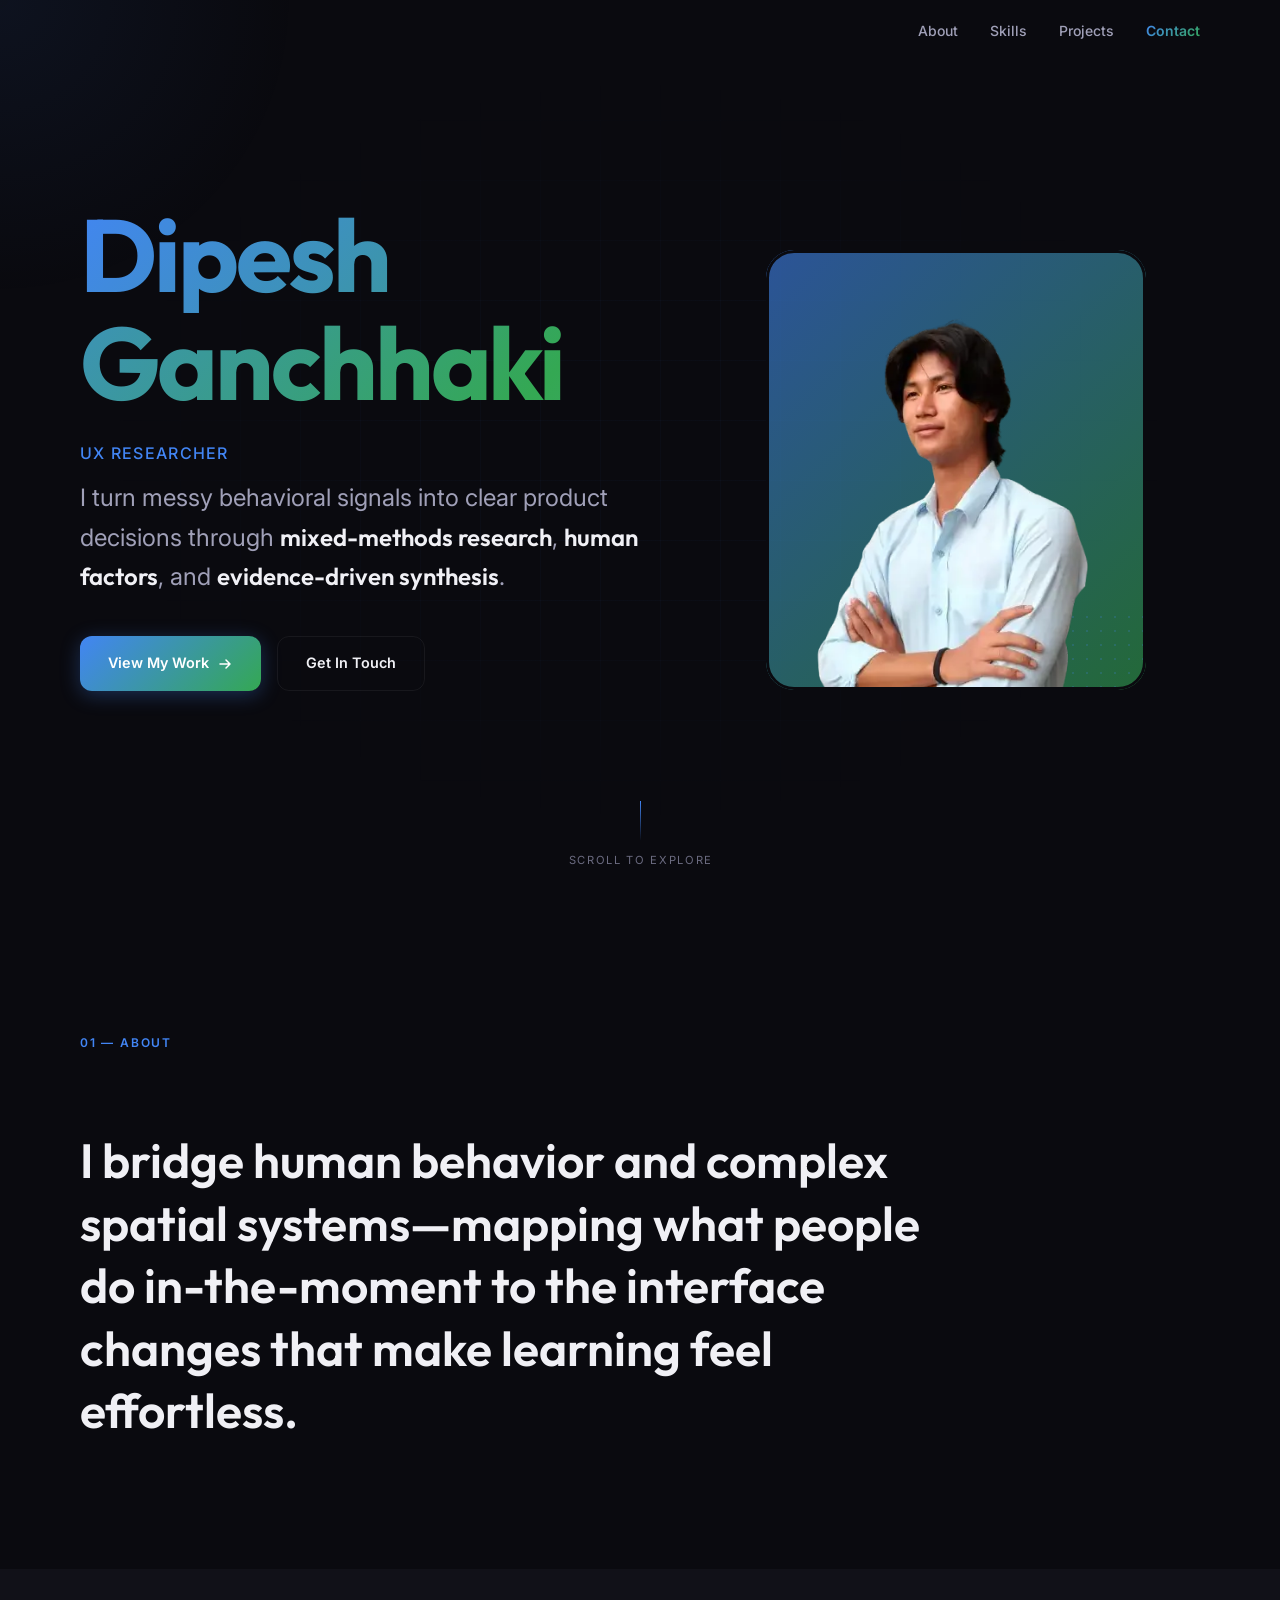
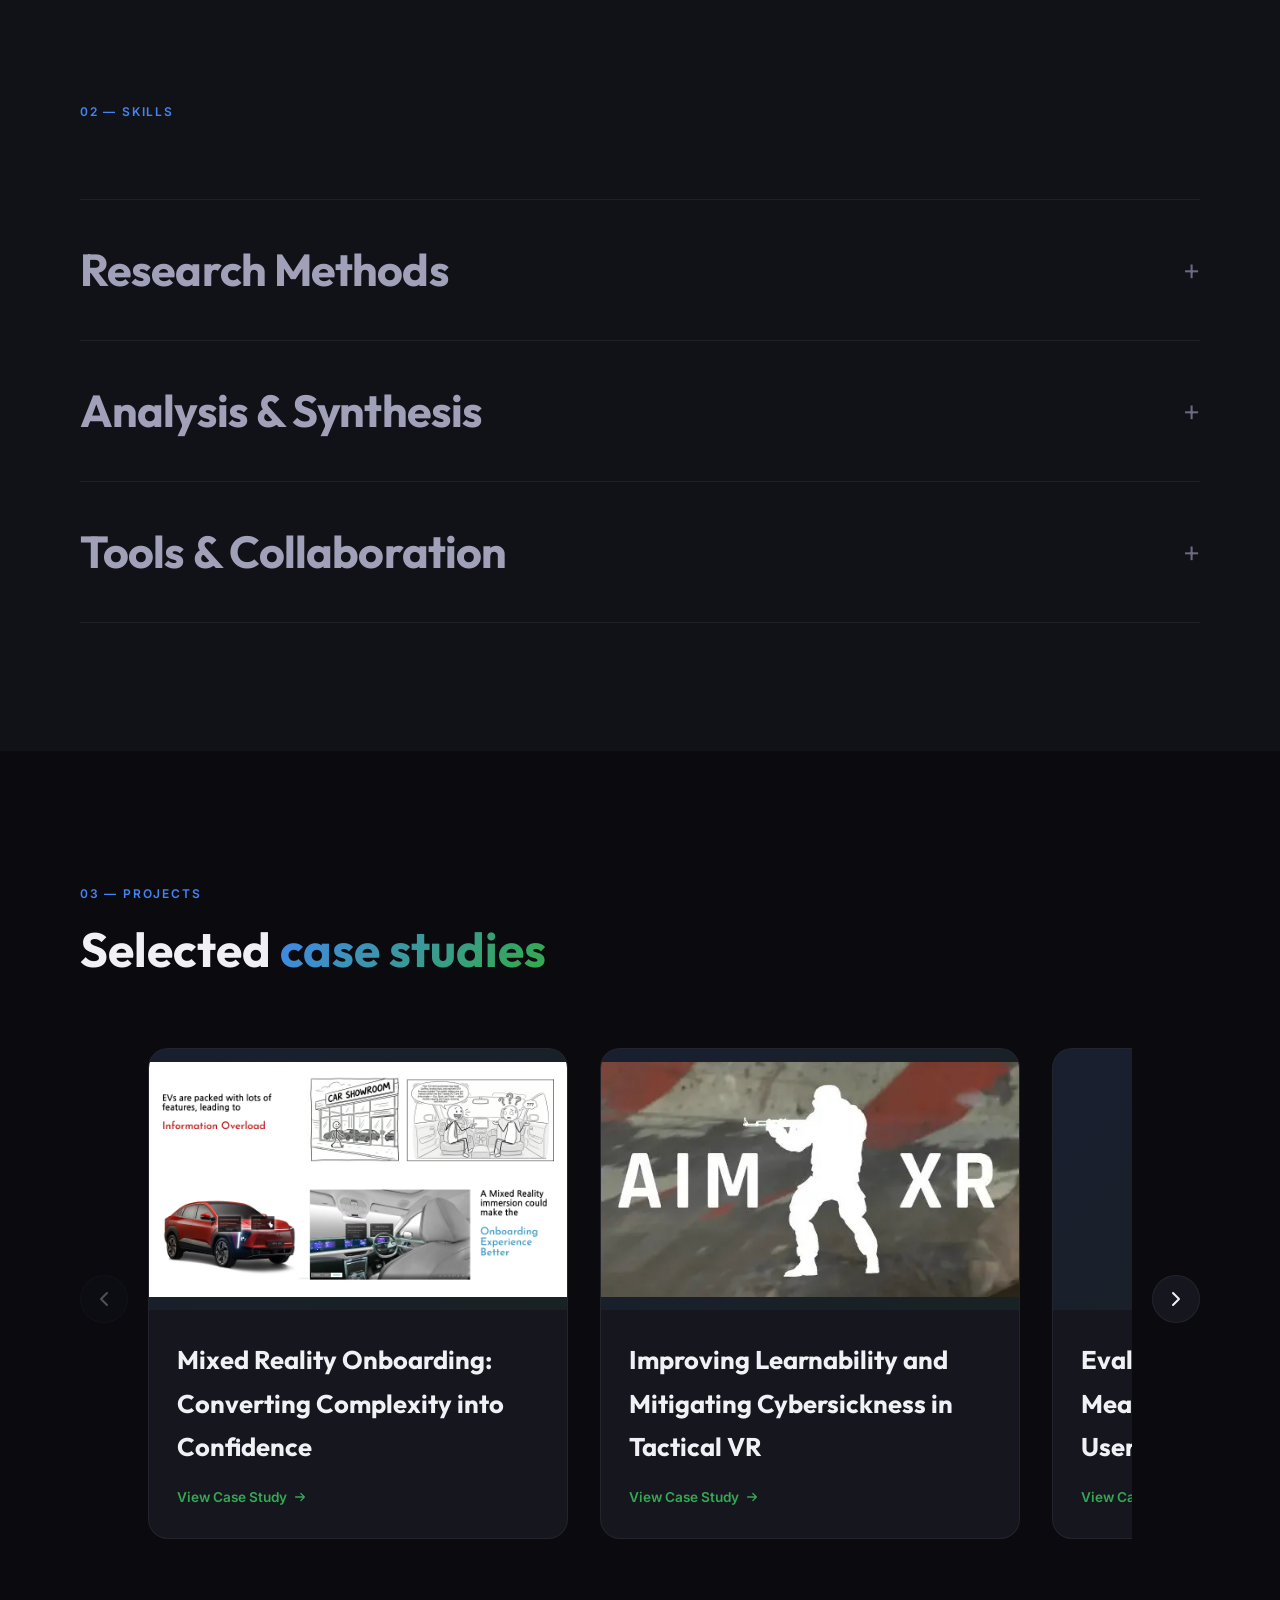
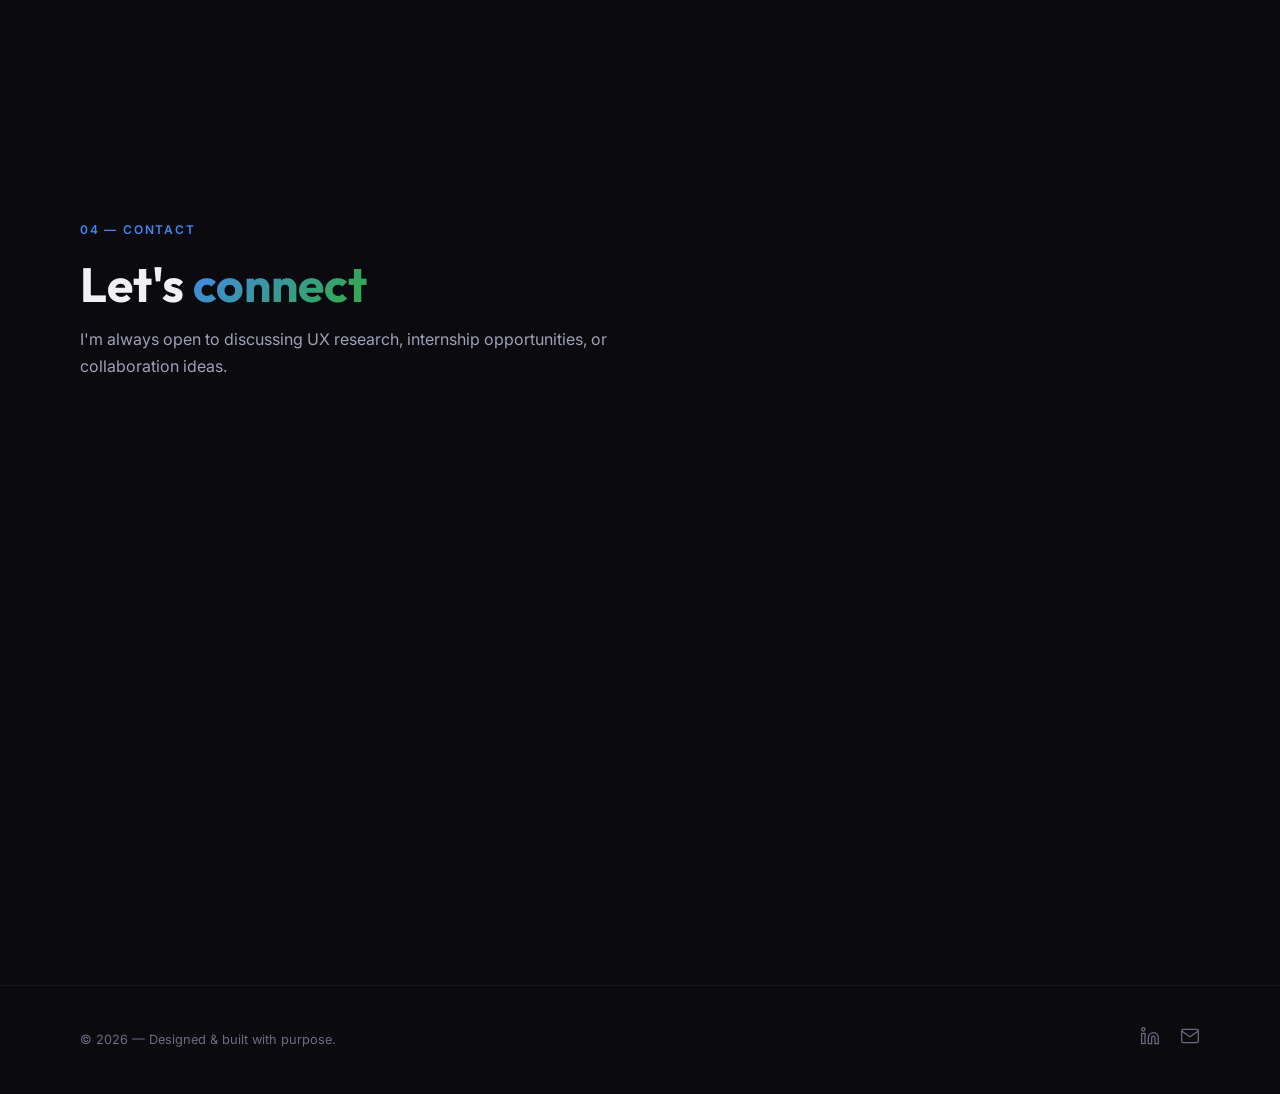
<file: index.html>
<!DOCTYPE html>
<html lang="en">
<head>
  <meta charset="UTF-8" />
  <meta name="viewport" content="width=device-width, initial-scale=1.0" />
  <title>UX Researcher Portfolio</title>
  <meta name="description" content="UX Researcher portfolio — turning messy behavioral signals into clear product decisions through mixed-methods research and rigorous analysis." />
  <link rel="preconnect" href="https://fonts.googleapis.com" />
  <link rel="preconnect" href="https://fonts.gstatic.com" crossorigin />
  <link href="https://fonts.googleapis.com/css2?family=Inter:wght@300;400;500;600;700;800&family=Outfit:wght@400;500;600;700;800&display=swap" rel="stylesheet" />
  <link rel="stylesheet" href="style.css?v=1.1" />
</head>
<body>
  <!-- Cursor Glow -->
  <div class="cursor-glow" id="cursorGlow"></div>

  <!-- Navigation -->
  <nav class="nav" id="nav">
    <div class="nav-inner">
      <a href="#hero" class="nav-logo" id="navLogo">Dipesh Ganchhaki</a>
      <div class="nav-links" id="navLinks">
        <a href="#about" class="nav-link">About</a>
        <a href="#skills" class="nav-link">Skills</a>
        <a href="#projects" class="nav-link">Projects</a>
        <a href="#contact" class="nav-link" data-highlight>Contact</a>
      </div>
      <button class="nav-toggle" id="navToggle" aria-label="Toggle navigation">
        <span></span><span></span><span></span>
      </button>
    </div>
  </nav>

  <!-- Hero Section -->
  <section class="hero" id="hero">
    <div class="hero-bg-grid"></div>
    <div class="hero-content">
      <div class="hero-text">
        <h1 class="hero-name" data-animate="fade-up" id="heroName">
          <span class="gradient-text">Dipesh Ganchhaki</span>
        </h1>
        <p class="hero-greeting" data-animate="fade-up" data-delay="100">UX Researcher</p>
        <p class="hero-tagline" data-animate="fade-up" data-delay="200">
          I turn messy behavioral signals into clear product decisions through
          <em class="accent-italic">mixed-methods research</em>, <em class="accent-italic">human factors</em>,
          and <em class="accent-italic">evidence-driven synthesis</em>.
        </p>

        <div class="hero-cta" data-animate="fade-up" data-delay="400">
          <a href="#projects" class="btn btn-primary">
            <span>View My Work</span>
            <svg width="16" height="16" viewBox="0 0 16 16" fill="none"><path d="M3 8h10M9 4l4 4-4 4" stroke="currentColor" stroke-width="1.5" stroke-linecap="round" stroke-linejoin="round"/></svg>
          </a>
          <a href="#contact" class="btn btn-ghost">Get In Touch</a>
        </div>

      </div>
      <div class="hero-image" data-animate="fade-left" data-delay="200">
        <div class="image-frame">
          <div class="image-frame-border"></div>
          <img src="assets/profile.webp" alt="Profile photo" />
          <div class="image-dots"></div>
        </div>
      </div>
    </div>
    <div class="scroll-indicator" data-animate="fade-up" data-delay="700">
      <div class="scroll-line"></div>
      <span>Scroll to explore</span>
    </div>
  </section>

  <!-- About Section -->
  <section class="section about" id="about">
    <div class="container">
      <div class="section-header" data-animate="fade-up">
        <span class="section-tag">01 — About</span>
      </div>
      <p class="about-statement" data-animate="fade-up" data-delay="100">
        I bridge human behavior and complex spatial systems—mapping what people do in-the-moment to the interface changes that make learning feel effortless.
      </p>
    </div>
  </section>

  <!-- Skills Section -->
  <section class="section skills" id="skills">
    <div class="container">
      <div class="section-header" data-animate="fade-up">
        <span class="section-tag">02 — Skills</span>
      </div>
      <div class="skills-list" data-animate="fade-up" data-delay="100">
        <div class="skill-item" id="skill-1">
          <div class="skill-header">
            <h3>Research Methods</h3>
            <span class="skill-toggle">+</span>
          </div>
          <ul class="skill-details">
            <li>Evaluative Usability Testing</li>
            <li>Mixed-Methods Study Design</li>
            <li>Survey Architecture (Funnel Approach)</li>
            <li>Behavioral Observation</li>
          </ul>
        </div>
        <div class="skill-item" id="skill-2">
          <div class="skill-header">
            <h3>Analysis &amp; Synthesis</h3>
            <span class="skill-toggle">+</span>
          </div>
          <ul class="skill-details">
            <li>Thematic Analysis &amp; Coding</li>
            <li>Video Session Analysis</li>
            <li>Descriptive Statistics</li>
            <li>Affinity Mapping</li>
            <li>Insight Reporting</li>
          </ul>
        </div>
        <div class="skill-item" id="skill-3">
          <div class="skill-header">
            <h3>Tools &amp; Collaboration</h3>
            <span class="skill-toggle">+</span>
          </div>
          <ul class="skill-details">
            <li>Standardized Psychometrics (GEQ, VRSQ, SUS)</li>
            <li>Figma &amp; FigJam</li>
            <li>Miro</li>
            <li>Research Documentation</li>
            <li>Stakeholder Presentation</li>
          </ul>
        </div>
      </div>
    </div>
  </section>

  <!-- Projects Section (Placeholder) -->
  <section class="section projects" id="projects">
    <div class="container">
      <div class="section-header" data-animate="fade-up">
        <span class="section-tag">03 — Projects</span>
        <h2 class="section-title">Selected <span class="gradient-text">case studies</span></h2>

      </div>
      <div class="projects-slider-container" data-animate="fade-up" data-delay="100">
        <button class="slider-btn prev" id="prevBtn" aria-label="Previous project">
          <svg width="24" height="24" viewBox="0 0 24 24" fill="none"><path d="M15 18l-6-6 6-6" stroke="currentColor" stroke-width="2" stroke-linecap="round" stroke-linejoin="round"/></svg>
        </button>
        
        <div class="projects-grid" id="projectsGrid">

          <!-- Project 1: Mahindra MR Onboarding -->
          <article class="project-card placeholder-card" id="project-3">
            <div class="project-thumbnail">
              <img src="assets/onboarding/onboarding_thumbnail.webp" alt="Mahindra XEV 9e - MR Onboarding" />
            </div>
            <div class="project-info">
              <h3 class="project-title">Mixed Reality Onboarding: Converting Complexity into Confidence</h3>
              <a href="case-study-3.html" class="project-link">
                View Case Study
                <svg width="14" height="14" viewBox="0 0 16 16" fill="none"><path d="M3 8h10M9 4l4 4-4 4" stroke="currentColor" stroke-width="1.5" stroke-linecap="round" stroke-linejoin="round"/></svg>
              </a>
            </div>
          </article>

          <!-- Project 2: VR Tactical Research -->
          <article class="project-card placeholder-card" id="project-2">
            <div class="project-thumbnail">
              <img src="assets/AIMXRLogo.webp" alt="AimXR — Tactical VR FPS" />
            </div>
            <div class="project-info">
              <h3 class="project-title">Improving Learnability and Mitigating Cybersickness in Tactical VR</h3>
              <a href="case-study-1.html" class="project-link">
                View Case Study
                <svg width="14" height="14" viewBox="0 0 16 16" fill="none"><path d="M3 8h10M9 4l4 4-4 4" stroke="currentColor" stroke-width="1.5" stroke-linecap="round" stroke-linejoin="round"/></svg>
              </a>
            </div>
          </article>

          <!-- Project 3: Ad Irritation Study -->
          <article class="project-card placeholder-card" id="project-1">
            <div class="project-thumbnail">
              <img src="assets/youtube_logo.webp" alt="YouTube Ad Irritation Study" />
            </div>
            <div class="project-info">
              <h3 class="project-title">Evaluating Intrusive UI: Measuring Ad Irritation and User Frustration</h3>
              <a href="case-study-2.html" class="project-link">
                View Case Study
                <svg width="14" height="14" viewBox="0 0 16 16" fill="none"><path d="M3 8h10M9 4l4 4-4 4" stroke="currentColor" stroke-width="1.5" stroke-linecap="round" stroke-linejoin="round"/></svg>
              </a>
            </div>
          </article>

        </div>

        <button class="slider-btn next" id="nextBtn" aria-label="Next project">
          <svg width="24" height="24" viewBox="0 0 24 24" fill="none"><path d="M9 18l6-6-6-6" stroke="currentColor" stroke-width="2" stroke-linecap="round" stroke-linejoin="round"/></svg>
        </button>
      </div>
    </div>
  </section>



  <!-- Contact Section -->
  <section class="section contact" id="contact">
    <div class="container">
      <div class="section-header" data-animate="fade-up">
        <span class="section-tag">04 — Contact</span>
        <h2 class="section-title">Let's <span class="gradient-text">connect</span></h2>
        <p class="section-subtitle">I'm always open to discussing UX research, internship opportunities, or collaboration ideas.</p>
      </div>
      <div class="contact-grid" data-animate="fade-up" data-delay="100">
        <div class="contact-info">
          <div class="form-group">
            <label>Email</label>
            <div class="contact-card">
              <div class="contact-icon">
                <svg width="24" height="24" viewBox="0 0 24 24" fill="none"><path d="M4 4h16c1.1 0 2 .9 2 2v12c0 1.1-.9 2-2 2H4c-1.1 0-2-.9-2-2V6c0-1.1.9-2 2-2z" stroke="currentColor" stroke-width="1.5"/><polyline points="22,6 12,13 2,6" stroke="currentColor" stroke-width="1.5"/></svg>
              </div>
              <div>
                <a href="mailto:gdipesh540@gmail.com">gdipesh540@gmail.com</a>
              </div>
            </div>
          </div>
          <div class="form-group">
            <label>LinkedIn</label>
            <div class="contact-card">
              <div class="contact-icon">
                <svg width="24" height="24" viewBox="0 0 24 24" fill="none"><path d="M16 8a6 6 0 0 1 6 6v7h-4v-7a2 2 0 0 0-4 0v7h-4v-7a6 6 0 0 1 6-6z" stroke="currentColor" stroke-width="1.5"/><rect x="2" y="9" width="4" height="12" stroke="currentColor" stroke-width="1.5"/><circle cx="4" cy="4" r="2" stroke="currentColor" stroke-width="1.5"/></svg>
              </div>
              <div>
                <a href="https://www.linkedin.com/in/dipesh-ganchhaki" target="_blank">linkedin.com/in/dipesh-ganchhaki</a>
              </div>
            </div>
          </div>
        </div>
        <form class="contact-form" id="contactForm" action="https://formspree.io/f/xlgpodkg" method="POST">
          <div class="form-group">
            <label for="name">Name</label>
            <input type="text" id="name" name="name" placeholder="Your name" autocomplete="name" required />
          </div>
          <div class="form-group">
            <label for="email">Email</label>
            <input type="email" id="email" name="email" placeholder="your@email.com" autocomplete="email" required />
          </div>
          <div class="form-group">
            <label for="message">Message</label>
            <textarea id="message" name="message" rows="5" placeholder="Tell me about your project or opportunity..." required></textarea>
          </div>
          <button type="submit" class="btn btn-primary btn-full">
            <span>Send Message</span>
            <svg width="16" height="16" viewBox="0 0 16 16" fill="none"><path d="M14 2L7 9M14 2l-4 12-3-5-5-3 12-4z" stroke="currentColor" stroke-width="1.5" stroke-linecap="round" stroke-linejoin="round"/></svg>
          </button>
        </form>
      </div>
    </div>
  </section>

  <!-- Footer -->
  <footer class="footer">
    <div class="container">
      <div class="footer-inner">
        <p class="footer-copy">&copy; 2026 — Designed & built with purpose.</p>
        <div class="footer-links">
          <a href="https://www.linkedin.com/in/dipesh-ganchhaki" target="_blank" aria-label="LinkedIn">
            <svg width="20" height="20" viewBox="0 0 24 24" fill="none"><path d="M16 8a6 6 0 0 1 6 6v7h-4v-7a2 2 0 0 0-4 0v7h-4v-7a6 6 0 0 1 6-6z" stroke="currentColor" stroke-width="1.5"/><rect x="2" y="9" width="4" height="12" stroke="currentColor" stroke-width="1.5"/><circle cx="4" cy="4" r="2" stroke="currentColor" stroke-width="1.5"/></svg>
          </a>

          <a href="mailto:gdipesh540@gmail.com" aria-label="Email">
            <svg width="20" height="20" viewBox="0 0 24 24" fill="none"><path d="M4 4h16c1.1 0 2 .9 2 2v12c0 1.1-.9 2-2 2H4c-1.1 0-2-.9-2-2V6c0-1.1.9-2 2-2z" stroke="currentColor" stroke-width="1.5"/><polyline points="22,6 12,13 2,6" stroke="currentColor" stroke-width="1.5"/></svg>
          </a>
        </div>
      </div>
    </div>
  </footer>

  <script src="script.js"></script>
</body>
</html>
</file>
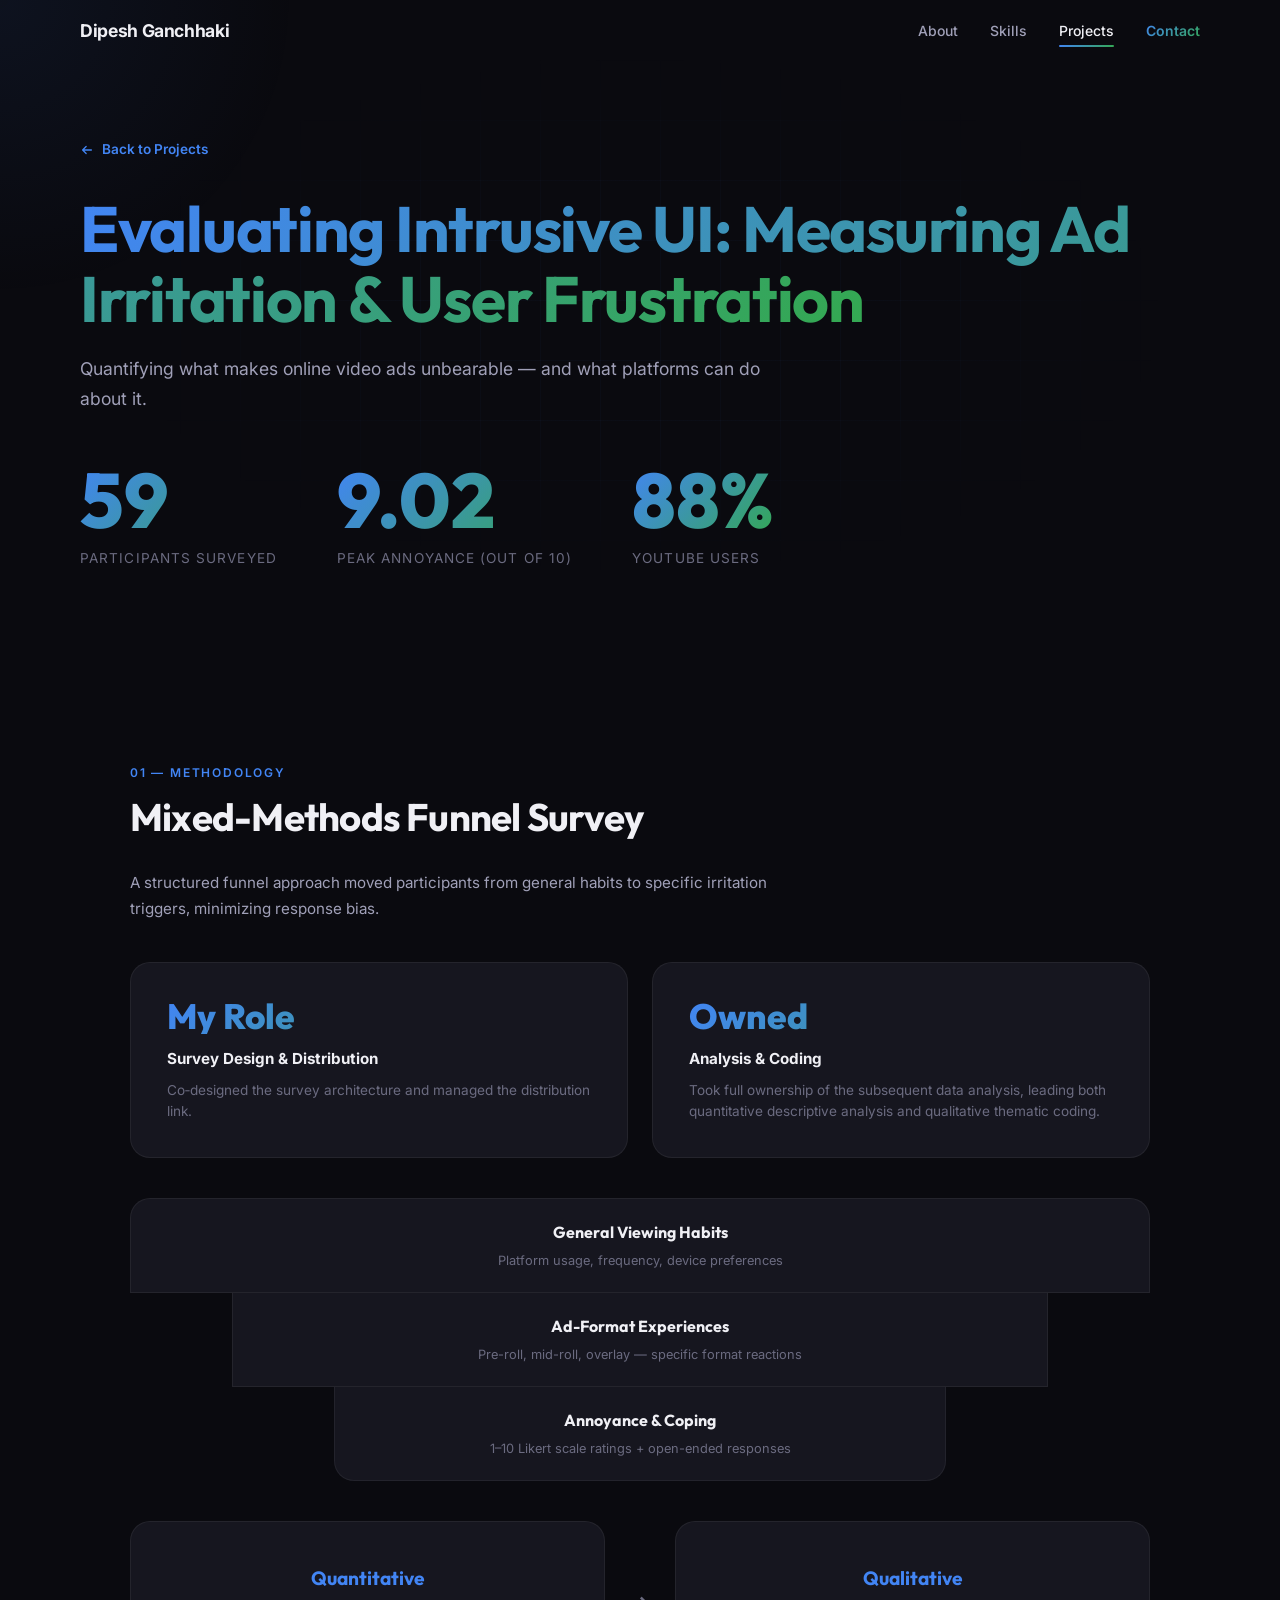
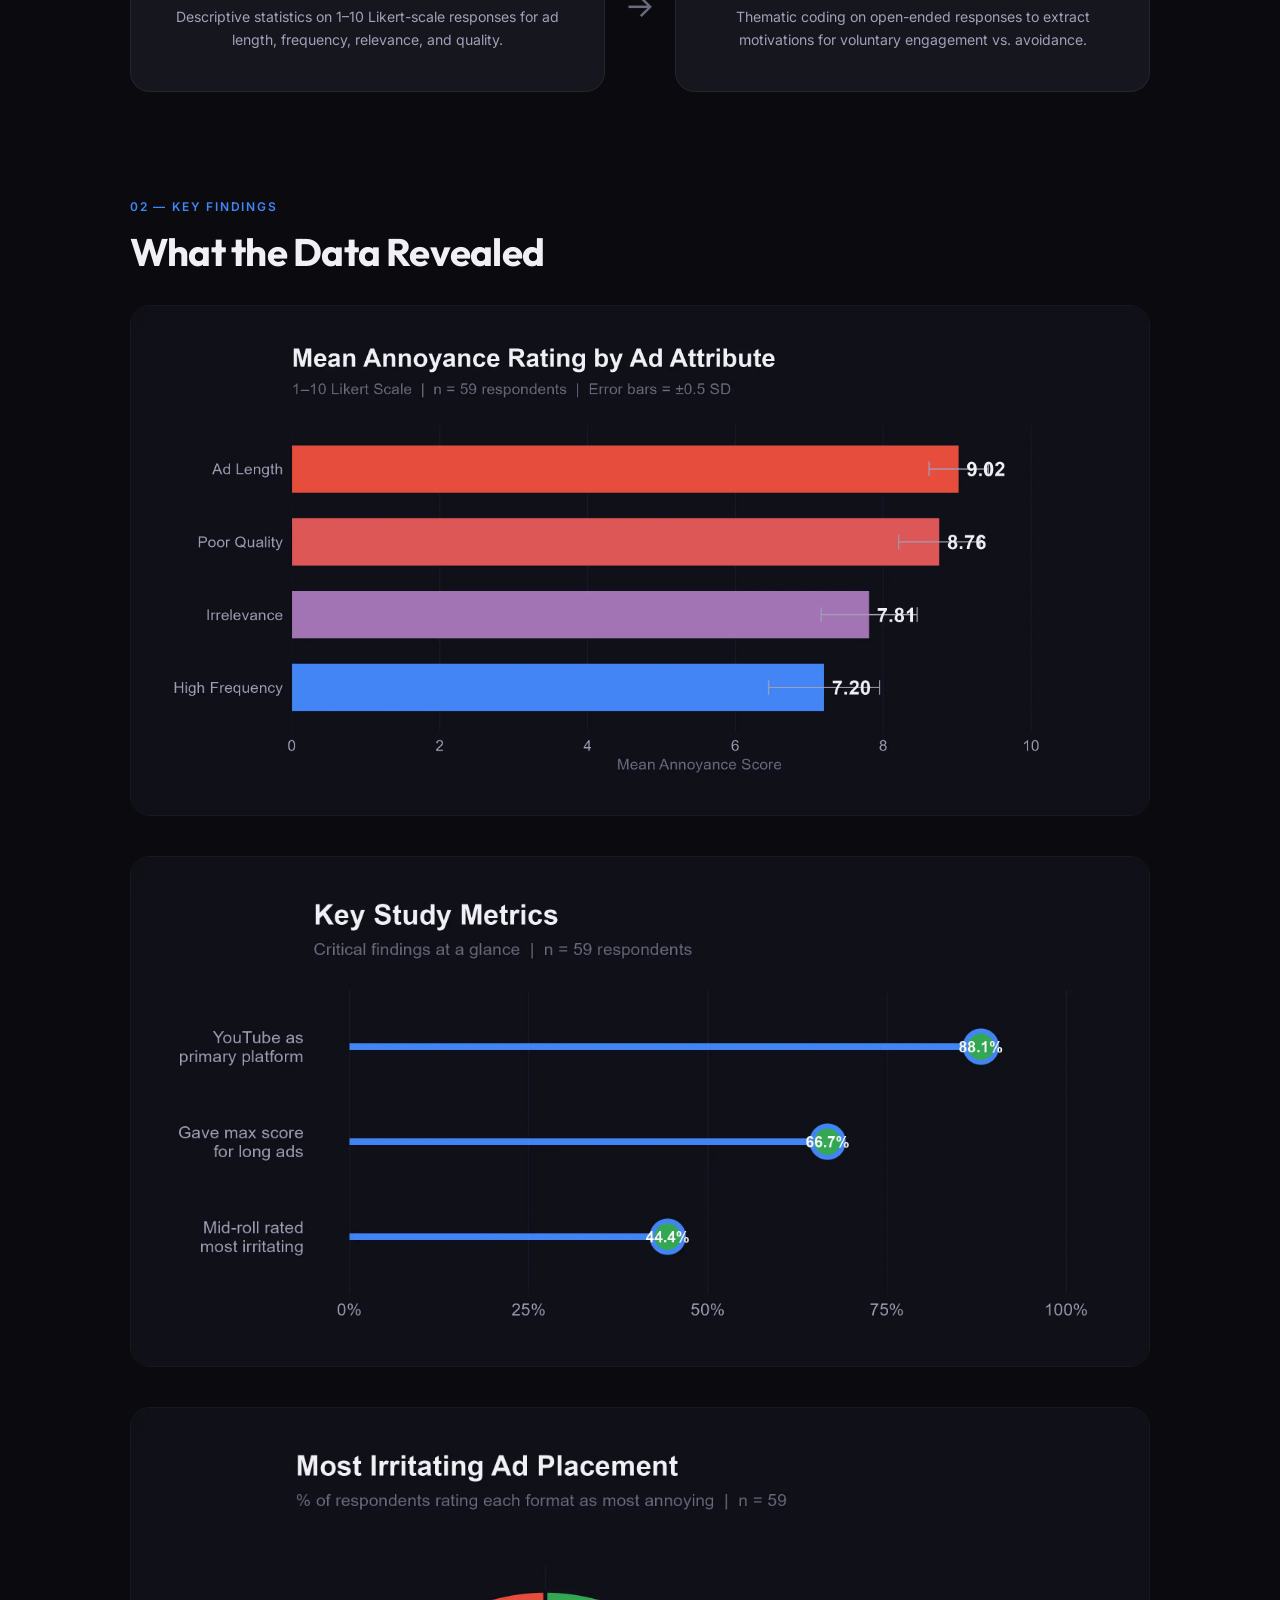
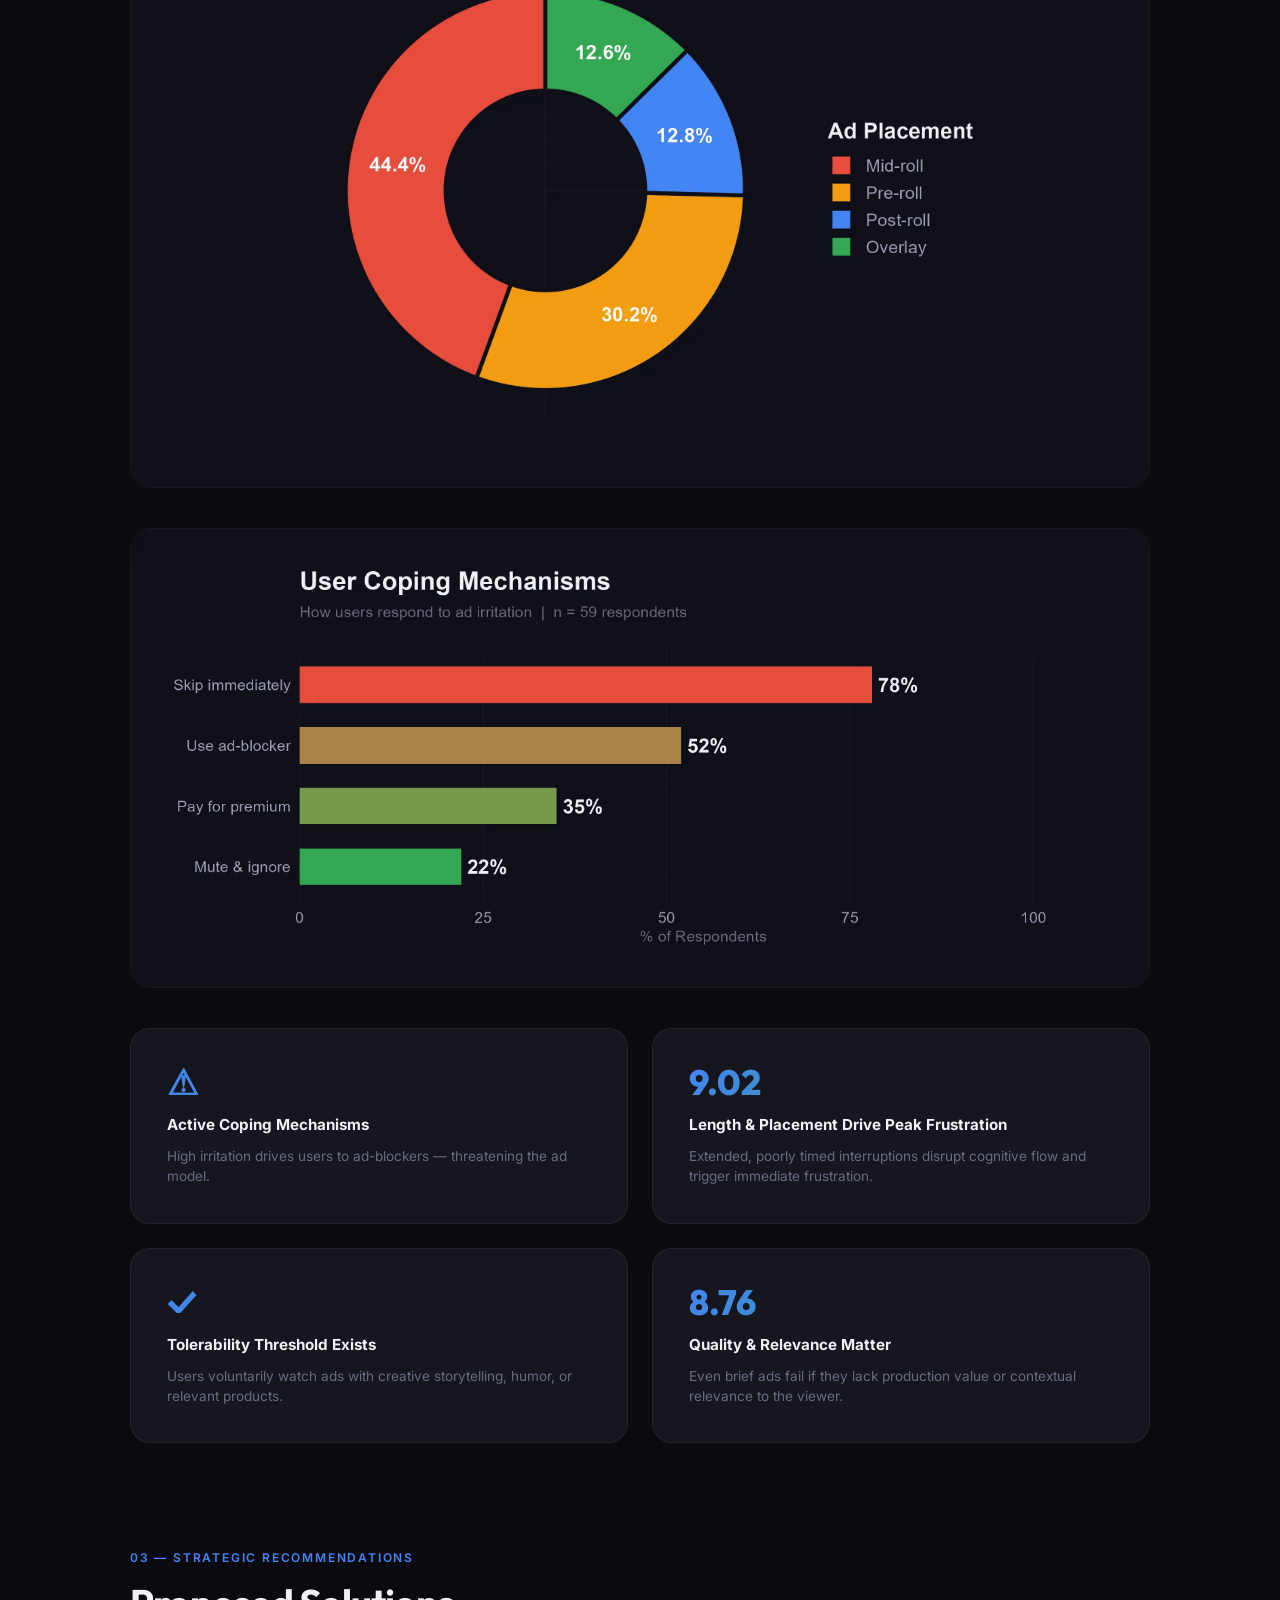
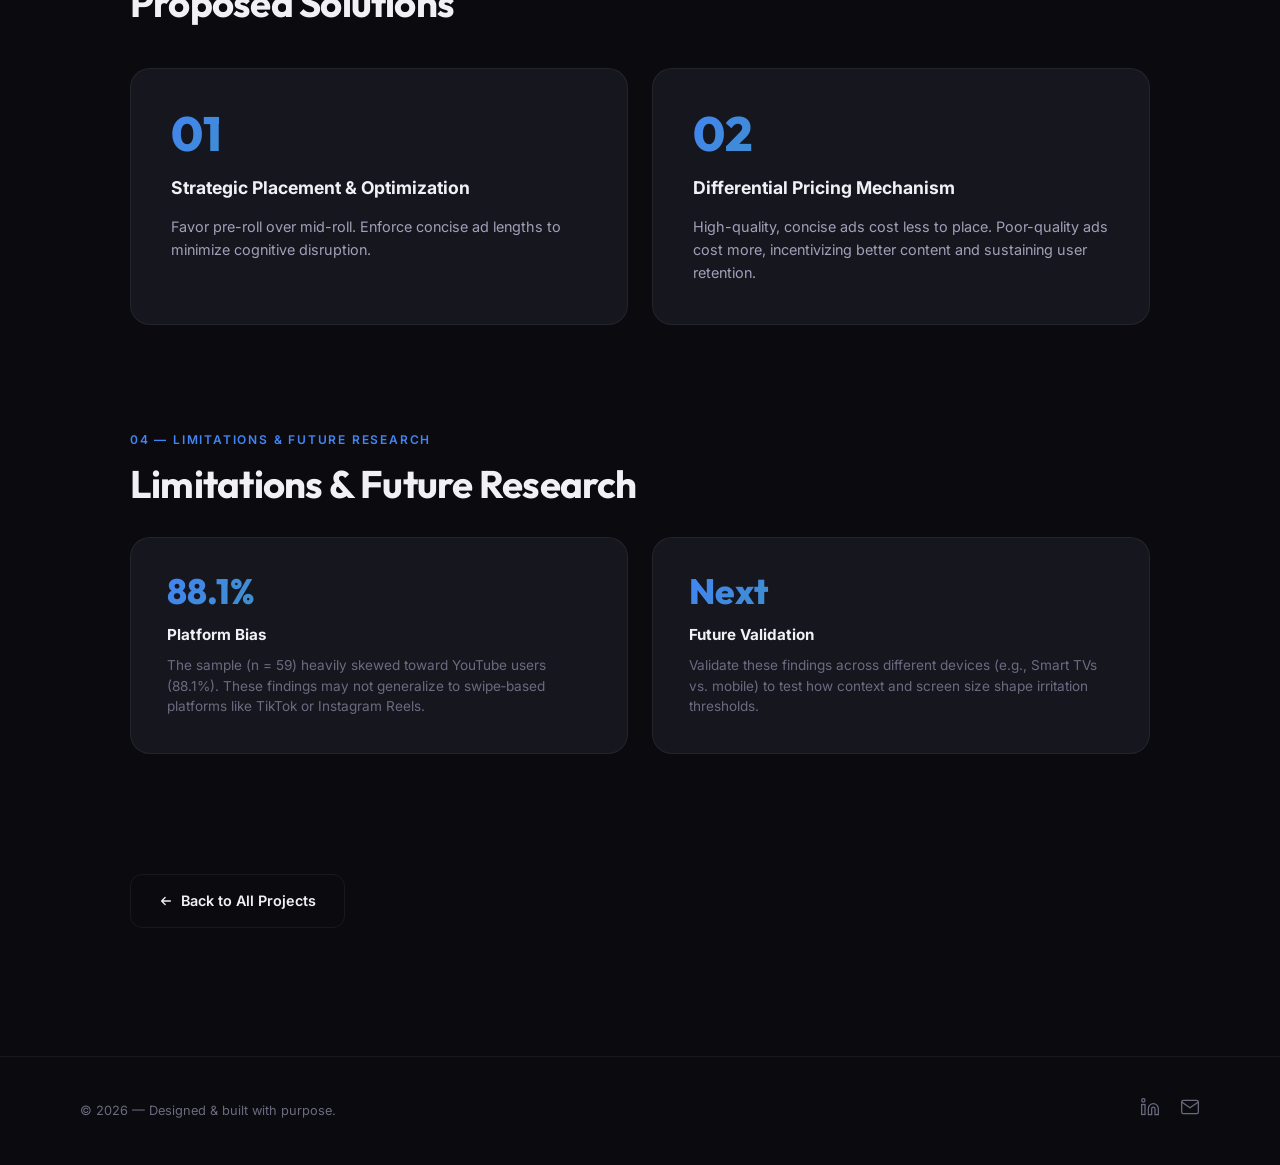
<file: case-study-2.html>
<!DOCTYPE html>
<html lang="en">
<head>
  <meta charset="UTF-8" />
  <meta name="viewport" content="width=device-width, initial-scale=1.0" />
  <title>Case Study — Evaluating Intrusive UI: Measuring Ad Irritation & User Frustration</title>
  <meta name="description" content="A mixed-methods survey study quantifying ad irritation drivers among 59 online video viewers, proposing a Differential Pricing Mechanism to balance monetization and UX." />
  <link rel="preconnect" href="https://fonts.googleapis.com" />
  <link rel="preconnect" href="https://fonts.gstatic.com" crossorigin />
  <link href="https://fonts.googleapis.com/css2?family=Inter:wght@300;400;500;600;700;800&family=Outfit:wght@400;500;600;700;800&display=swap" rel="stylesheet" />
  <link rel="stylesheet" href="style.css" />
  <style>
    /* --- Case Study Layout --- */
    .case-study-hero {
      min-height: 70vh;
      display: flex;
      align-items: flex-end;
      padding: 120px 0 60px;
      position: relative;
    }

    .case-study-hero .hero-bg-grid {
      position: absolute;
      inset: 0;
      background-image:
        linear-gradient(rgba(66,133,244,0.03) 1px, transparent 1px),
        linear-gradient(90deg, rgba(66,133,244,0.03) 1px, transparent 1px);
      background-size: 60px 60px;
      mask-image: radial-gradient(ellipse 60% 60% at 50% 50%, black 30%, transparent 70%);
      -webkit-mask-image: radial-gradient(ellipse 60% 60% at 50% 50%, black 30%, transparent 70%);
    }

    .case-study-header { position: relative; z-index: 1; }

    .case-study-title {
      font-family: var(--font-display);
      font-size: clamp(2.4rem, 5vw, 4rem);
      font-weight: 700;
      line-height: 1.1;
      margin-bottom: 20px;
      letter-spacing: -0.02em;
    }

    .case-study-meta {
      font-size: 1.1rem;
      color: var(--text-secondary);
      max-width: 700px;
      line-height: 1.7;
    }

    .case-study-body { padding: var(--section-padding) 0; }
    .case-study-body .container { max-width: 1100px; }

    .cs-section { margin-bottom: 100px; }

    .cs-section-label {
      font-size: 0.75rem;
      font-weight: 600;
      color: var(--accent-1);
      text-transform: uppercase;
      letter-spacing: 0.15em;
      margin-bottom: 16px;
    }

    .cs-section-title {
      font-family: var(--font-display);
      font-size: clamp(1.6rem, 3vw, 2.4rem);
      font-weight: 700;
      margin-bottom: 20px;
      letter-spacing: -0.02em;
    }

    .cs-caption {
      font-size: 0.95rem;
      color: var(--text-secondary);
      max-width: 640px;
      line-height: 1.7;
      margin-bottom: 40px;
    }

    /* --- Hero Big Stats --- */
    .cs-hero-stats {
      display: flex;
      gap: 60px;
      margin-top: 48px;
      flex-wrap: wrap;
    }

    .cs-hero-stat {
      display: flex;
      flex-direction: column;
    }

    .cs-hero-stat-value {
      font-family: var(--font-display);
      font-size: clamp(3rem, 6vw, 5rem);
      font-weight: 800;
      line-height: 1;
      background: var(--gradient-primary);
      -webkit-background-clip: text;
      background-clip: text;
      -webkit-text-fill-color: transparent;
    }

    .cs-hero-stat-label {
      font-size: 0.85rem;
      color: var(--text-muted);
      text-transform: uppercase;
      letter-spacing: 0.08em;
      margin-top: 8px;
    }

    /* --- R-generated chart images --- */
    .cs-chart-img {
      width: 100%;
      border-radius: var(--radius-lg);
      border: 1px solid var(--border-color);
      margin-bottom: 40px;
      display: block;
    }

    /* --- Methodology visual flow --- */
    .cs-method-flow {
      display: grid;
      grid-template-columns: 1fr auto 1fr;
      gap: 20px;
      align-items: center;
      margin: 40px 0;
    }

    .cs-method-block {
      background: var(--bg-card);
      border: 1px solid var(--border-color);
      border-radius: var(--radius-lg);
      padding: 40px;
      text-align: center;
    }

    .cs-method-block h4 {
      font-family: var(--font-display);
      font-size: 1.2rem;
      font-weight: 700;
      margin-bottom: 12px;
      color: var(--accent-1);
    }

    .cs-method-block p {
      font-size: 0.88rem;
      color: var(--text-secondary);
      line-height: 1.6;
      margin: 0;
    }

    .cs-method-arrow {
      font-size: 2rem;
      color: var(--text-muted);
      text-align: center;
    }

    /* --- Funnel Diagram --- */
    .cs-funnel {
      display: flex;
      flex-direction: column;
      align-items: center;
      gap: 0;
      margin: 40px 0;
    }

    .cs-funnel-step {
      background: var(--bg-card);
      border: 1px solid var(--border-color);
      padding: 20px 32px;
      text-align: center;
      transition: var(--transition);
      position: relative;
    }

    .cs-funnel-step:first-child {
      width: 100%;
      border-radius: var(--radius-lg) var(--radius-lg) 0 0;
    }

    .cs-funnel-step:nth-child(2) {
      width: 80%;
      border-top: none;
    }

    .cs-funnel-step:nth-child(3) {
      width: 60%;
      border-top: none;
      border-radius: 0 0 var(--radius-lg) var(--radius-lg);
    }

    .cs-funnel-step h4 {
      font-family: var(--font-display);
      font-size: 1rem;
      font-weight: 700;
      color: var(--text-primary);
      margin-bottom: 4px;
    }

    .cs-funnel-step p {
      font-size: 0.8rem;
      color: var(--text-muted);
      margin: 0;
    }

    /* --- Solution cards --- */
    .cs-solution-row {
      display: grid;
      grid-template-columns: 1fr 1fr;
      gap: 24px;
      margin-top: 32px;
    }

    .cs-solution-card {
      background: var(--bg-card);
      border: 1px solid var(--border-color);
      border-radius: var(--radius-lg);
      padding: 40px;
      transition: var(--transition);
    }

    .cs-solution-card:hover {
      border-color: var(--border-hover);
      transform: translateY(-4px);
      box-shadow: var(--shadow-glow);
    }

    .cs-solution-card .cs-sol-number {
      font-family: var(--font-display);
      font-size: 3rem;
      font-weight: 800;
      background: var(--gradient-primary);
      -webkit-background-clip: text;
      background-clip: text;
      -webkit-text-fill-color: transparent;
      line-height: 1;
      margin-bottom: 16px;
    }

    .cs-solution-card h4 {
      font-size: 1.1rem;
      font-weight: 700;
      margin-bottom: 12px;
    }

    .cs-solution-card p {
      font-size: 0.9rem;
      color: var(--text-secondary);
      line-height: 1.6;
      margin: 0;
    }

    /* --- Findings statements --- */
    .cs-findings-grid {
      display: grid;
      grid-template-columns: 1fr 1fr;
      gap: 24px;
      margin: 40px 0;
    }

    .cs-finding-card {
      background: var(--bg-card);
      border: 1px solid var(--border-color);
      border-radius: var(--radius-lg);
      padding: 36px;
      transition: var(--transition);
    }

    .cs-finding-card:hover {
      border-color: var(--border-hover);
      transform: translateY(-2px);
    }

    .cs-finding-card .cs-finding-stat {
      font-family: var(--font-display);
      font-size: 2.2rem;
      font-weight: 800;
      background: var(--gradient-primary);
      -webkit-background-clip: text;
      background-clip: text;
      -webkit-text-fill-color: transparent;
      line-height: 1;
      margin-bottom: 12px;
    }

    .cs-finding-card h4 {
      font-size: 0.95rem;
      font-weight: 700;
      margin-bottom: 8px;
    }

    .cs-finding-card p {
      font-size: 0.85rem;
      color: var(--text-muted);
      line-height: 1.5;
      margin: 0;
    }

    .back-link {
      display: inline-flex;
      align-items: center;
      gap: 8px;
      font-size: 0.85rem;
      font-weight: 600;
      color: var(--accent-1);
      margin-bottom: 32px;
      transition: var(--transition);
    }

    .back-link:hover { gap: 12px; }

    @media (max-width: 768px) {
      .case-study-hero { min-height: 50vh; padding: 100px 0 40px; }
      .cs-hero-stats { gap: 32px; }
      .cs-method-flow { grid-template-columns: 1fr; }
      .cs-method-arrow { transform: rotate(90deg); }
      .cs-funnel-step:first-child,
      .cs-funnel-step:nth-child(2),
      .cs-funnel-step:nth-child(3) { width: 100%; }
      .cs-solution-row { grid-template-columns: 1fr; }
      .cs-findings-grid { grid-template-columns: 1fr; }
      .cs-bar-label { min-width: 100px; font-size: 0.8rem; }
      .cs-chart-block { padding: 28px 20px; }
    }

    @media (max-width: 640px) {
      .case-study-title {
        font-size: 2rem;
      }
      .case-study-meta {
        font-size: 0.95rem;
      }
      .case-study-body {
        padding: 60px 0;
      }
      .cs-section {
        margin-bottom: 52px;
      }
      .cs-chart-img {
        margin-bottom: 28px;
      }
    }
  </style>
</head>
<body>
  <div class="cursor-glow" id="cursorGlow"></div>

  <!-- Navigation -->
  <nav class="nav scrolled" id="nav">
    <div class="nav-inner">
      <a href="index.html#hero" class="nav-logo visible" id="navLogo">Dipesh Ganchhaki</a>
      <div class="nav-links" id="navLinks">
        <a href="index.html#about" class="nav-link">About</a>
        <a href="index.html#skills" class="nav-link">Skills</a>
        <a href="index.html#projects" class="nav-link active">Projects</a>
        <a href="index.html#contact" class="nav-link" data-highlight>Contact</a>
      </div>
      <button class="nav-toggle" id="navToggle" aria-label="Toggle navigation">
        <span></span><span></span><span></span>
      </button>
    </div>
  </nav>

  <!-- Case Study Hero -->
  <section class="case-study-hero">
    <div class="hero-bg-grid"></div>
    <div class="container">
      <div class="case-study-header">
        <a href="index.html#projects" class="back-link">
          <svg width="14" height="14" viewBox="0 0 16 16" fill="none"><path d="M13 8H3M7 4L3 8l4 4" stroke="currentColor" stroke-width="1.5" stroke-linecap="round" stroke-linejoin="round"/></svg>
          Back to Projects
        </a>
        <h1 class="case-study-title">
          <span class="gradient-text">Evaluating Intrusive UI: Measuring Ad Irritation & User Frustration</span>
        </h1>
        <p class="case-study-meta">
          Quantifying what makes online video ads unbearable — and what platforms can do about it.
        </p>

        <!-- Hero Stats — large visual numbers -->
        <div class="cs-hero-stats">
          <div class="cs-hero-stat">
            <span class="cs-hero-stat-value">59</span>
            <span class="cs-hero-stat-label">Participants Surveyed</span>
          </div>
          <div class="cs-hero-stat">
            <span class="cs-hero-stat-value">9.02</span>
            <span class="cs-hero-stat-label">Peak Annoyance (out of 10)</span>
          </div>
          <div class="cs-hero-stat">
            <span class="cs-hero-stat-value">88%</span>
            <span class="cs-hero-stat-label">YouTube Users</span>
          </div>
        </div>
      </div>
    </div>
  </section>

  <!-- Case Study Body -->
  <div class="case-study-body">
    <div class="container">

      <!-- 01 — Methodology (visual funnel + method blocks) -->
      <div class="cs-section">
        <span class="cs-section-label">01 — Methodology</span>
        <h2 class="cs-section-title">Mixed-Methods Funnel Survey</h2>
        <p class="cs-caption">
          A structured funnel approach moved participants from general habits to specific irritation triggers, minimizing response bias.
        </p>

        <!-- My role -->
        <div class="cs-findings-grid" style="margin: 0 0 32px;">
          <div class="cs-finding-card">
            <div class="cs-finding-stat">My Role</div>
            <h4>Survey Design &amp; Distribution</h4>
            <p>Co‑designed the survey architecture and managed the distribution link.</p>
          </div>
          <div class="cs-finding-card">
            <div class="cs-finding-stat">Owned</div>
            <h4>Analysis &amp; Coding</h4>
            <p>Took full ownership of the subsequent data analysis, leading both quantitative descriptive analysis and qualitative thematic coding.</p>
          </div>
        </div>

        <!-- Funnel Diagram -->
        <div class="cs-funnel">
          <div class="cs-funnel-step">
            <h4>General Viewing Habits</h4>
            <p>Platform usage, frequency, device preferences</p>
          </div>
          <div class="cs-funnel-step">
            <h4>Ad-Format Experiences</h4>
            <p>Pre-roll, mid-roll, overlay — specific format reactions</p>
          </div>
          <div class="cs-funnel-step">
            <h4>Annoyance & Coping</h4>
            <p>1–10 Likert scale ratings + open-ended responses</p>
          </div>
        </div>

        <!-- Quant / Qual blocks -->
        <div class="cs-method-flow">
          <div class="cs-method-block">
            <h4>Quantitative</h4>
            <p>Descriptive statistics on 1–10 Likert-scale responses for ad length, frequency, relevance, and quality.</p>
          </div>
          <div class="cs-method-arrow">→</div>
          <div class="cs-method-block">
            <h4>Qualitative</h4>
            <p>Thematic coding on open-ended responses to extract motivations for voluntary engagement vs. avoidance.</p>
          </div>
        </div>
      </div>

      <!-- 02 — Key Findings (charts dominate) -->
      <div class="cs-section">
        <span class="cs-section-label">02 — Key Findings</span>
        <h2 class="cs-section-title">What the Data Revealed</h2>

        <!-- R-Generated Chart: Annoyance Ratings -->
        <img src="assets/chart_annoyance_bars.webp" alt="Mean Annoyance Rating by Ad Attribute — bar chart generated with R ggplot2" class="cs-chart-img" />

        <!-- R-Generated Chart: Key Metrics -->
        <img src="assets/chart_key_metrics.webp" alt="Key Study Metrics — lollipop chart generated with R ggplot2" class="cs-chart-img" />

        <!-- R-Generated Chart: Ad Placement -->
        <img src="assets/chart_placement_donut.webp" alt="Most Irritating Ad Placement — donut chart generated with R ggplot2" class="cs-chart-img" />

        <!-- R-Generated Chart: Coping Mechanisms -->
        <img src="assets/chart_coping.webp" alt="User Coping Mechanisms — bar chart generated with R ggplot2" class="cs-chart-img" />

        <!-- Finding cards — stat-first -->
        <div class="cs-findings-grid">
          <div class="cs-finding-card">
            <div class="cs-finding-stat">⚠</div>
            <h4>Active Coping Mechanisms</h4>
            <p>High irritation drives users to ad-blockers — threatening the ad model.</p>
          </div>
          <div class="cs-finding-card">
            <div class="cs-finding-stat">9.02</div>
            <h4>Length & Placement Drive Peak Frustration</h4>
            <p>Extended, poorly timed interruptions disrupt cognitive flow and trigger immediate frustration.</p>
          </div>
          <div class="cs-finding-card">
            <div class="cs-finding-stat">✓</div>
            <h4>Tolerability Threshold Exists</h4>
            <p>Users voluntarily watch ads with creative storytelling, humor, or relevant products.</p>
          </div>
          <div class="cs-finding-card">
            <div class="cs-finding-stat">8.76</div>
            <h4>Quality & Relevance Matter</h4>
            <p>Even brief ads fail if they lack production value or contextual relevance to the viewer.</p>
          </div>
        </div>
      </div>

      <!-- 03 — Solutions (visual cards) -->
      <div class="cs-section">
        <span class="cs-section-label">03 — Strategic Recommendations</span>
        <h2 class="cs-section-title">Proposed Solutions</h2>

        <div class="cs-solution-row">
          <div class="cs-solution-card">
            <div class="cs-sol-number">01</div>
            <h4>Strategic Placement & Optimization</h4>
            <p>Favor pre-roll over mid-roll. Enforce concise ad lengths to minimize cognitive disruption.</p>
          </div>
          <div class="cs-solution-card">
            <div class="cs-sol-number">02</div>
            <h4>Differential Pricing Mechanism</h4>
            <p>High-quality, concise ads cost less to place. Poor-quality ads cost more, incentivizing better content and sustaining user retention.</p>
          </div>
        </div>
      </div>

      <!-- Limitations -->
      <div class="cs-section">
        <span class="cs-section-label">04 — Limitations &amp; Future Research</span>
        <h2 class="cs-section-title">Limitations &amp; Future Research</h2>
        <div class="cs-findings-grid" style="margin: 0;">
          <div class="cs-finding-card">
            <div class="cs-finding-stat">88.1%</div>
            <h4>Platform Bias</h4>
            <p>The sample (n = 59) heavily skewed toward YouTube users (88.1%). These findings may not generalize to swipe‑based platforms like TikTok or Instagram Reels.</p>
          </div>
          <div class="cs-finding-card">
            <div class="cs-finding-stat">Next</div>
            <h4>Future Validation</h4>
            <p>Validate these findings across different devices (e.g., Smart TVs vs. mobile) to test how context and screen size shape irritation thresholds.</p>
          </div>
        </div>
      </div>

      <!-- Back to projects -->
      <a href="index.html#projects" class="btn btn-ghost" style="margin-top: 20px;">
        <svg width="14" height="14" viewBox="0 0 16 16" fill="none"><path d="M13 8H3M7 4L3 8l4 4" stroke="currentColor" stroke-width="1.5" stroke-linecap="round" stroke-linejoin="round"/></svg>
        Back to All Projects
      </a>

    </div>
  </div>

  <!-- Footer -->
  <footer class="footer">
    <div class="container">
      <div class="footer-inner">
        <p class="footer-copy">&copy; 2026 — Designed &amp; built with purpose.</p>
        <div class="footer-links">
          <a href="https://www.linkedin.com/in/dipesh-ganchhaki" target="_blank" aria-label="LinkedIn">
            <svg width="20" height="20" viewBox="0 0 24 24" fill="none"><path d="M16 8a6 6 0 0 1 6 6v7h-4v-7a2 2 0 0 0-4 0v7h-4v-7a6 6 0 0 1 6-6z" stroke="currentColor" stroke-width="1.5"/><rect x="2" y="9" width="4" height="12" stroke="currentColor" stroke-width="1.5"/><circle cx="4" cy="4" r="2" stroke="currentColor" stroke-width="1.5"/></svg>
          </a>

          <a href="mailto:gdipesh540@gmail.com" aria-label="Email">
            <svg width="20" height="20" viewBox="0 0 24 24" fill="none"><path d="M4 4h16c1.1 0 2 .9 2 2v12c0 1.1-.9 2-2 2H4c-1.1 0-2-.9-2-2V6c0-1.1.9-2 2-2z" stroke="currentColor" stroke-width="1.5"/><polyline points="22,6 12,13 2,6" stroke="currentColor" stroke-width="1.5"/></svg>
          </a>
        </div>
      </div>
    </div>
  </footer>

  <script src="script.js"></script>
</body>
</html>
</file>
<file: style.css>
/* ============================================
   UX RESEARCHER PORTFOLIO — DESIGN SYSTEM
   ============================================ */

/* --- CSS Custom Properties --- */
:root {
  /* Colors */
  --bg-primary: #0a0a0f;
  --bg-secondary: #111118;
  --bg-card: #16161f;
  --bg-card-hover: #1c1c28;

  --text-primary: #f0f0f5;
  --text-secondary: #a0a0b8;
  --text-muted: #6b6b80;

  --accent-1: #4285f4;
  --accent-2: #34a853;
  --accent-3: #5f9ea0;
  --gradient-primary: linear-gradient(135deg, var(--accent-1), var(--accent-2));
  --gradient-hero: linear-gradient(135deg, #4285f4 0%, #34a853 50%, #5f9ea0 100%);
  --gradient-card: linear-gradient(135deg, rgba(66,133,244,0.08), rgba(52,168,83,0.08));

  --border-color: rgba(255, 255, 255, 0.06);
  --border-hover: rgba(66, 133, 244, 0.3);

  /* Typography */
  --font-body: 'Inter', -apple-system, BlinkMacSystemFont, sans-serif;
  --font-display: 'Outfit', -apple-system, BlinkMacSystemFont, sans-serif;

  /* Spacing */
  --section-padding: clamp(80px, 10vw, 140px);
  --container-max: 1200px;
  --container-padding: clamp(20px, 5vw, 40px);

  /* Effects */
  --radius-sm: 8px;
  --radius-md: 12px;
  --radius-lg: 20px;
  --radius-xl: 28px;
  --shadow-card: 0 4px 30px rgba(0, 0, 0, 0.3);
  --shadow-glow: 0 0 60px rgba(66, 133, 244, 0.15);
  --transition: 0.3s cubic-bezier(0.4, 0, 0.2, 1);
  --transition-slow: 0.6s cubic-bezier(0.4, 0, 0.2, 1);
}

/* --- Reset & Base --- */
*, *::before, *::after {
  margin: 0;
  padding: 0;
  box-sizing: border-box;
}

html {
  scroll-behavior: smooth;
  scroll-padding-top: 80px;
}

body {
  font-family: var(--font-body);
  background: var(--bg-primary);
  color: var(--text-primary);
  line-height: 1.7;
  font-size: 16px;
  overflow-x: hidden;
  -webkit-font-smoothing: antialiased;
}

::selection {
  background: rgba(66, 133, 244, 0.3);
  color: #fff;
}

a {
  color: inherit;
  text-decoration: none;
}

img {
  max-width: 100%;
  display: block;
}

ul { list-style: none; }

.container {
  max-width: var(--container-max);
  margin: 0 auto;
  padding: 0 var(--container-padding);
}

/* --- Cursor Glow --- */
.cursor-glow {
  position: fixed;
  width: 600px;
  height: 600px;
  border-radius: 50%;
  background: radial-gradient(circle, rgba(66,133,244,0.07) 0%, transparent 70%);
  pointer-events: none;
  z-index: 0;
  transform: translate(-50%, -50%);
  transition: opacity 0.3s;
  will-change: transform;
}

/* --- Navigation --- */
.nav {
  position: fixed;
  top: 0;
  left: 0;
  width: 100%;
  z-index: 1000;
  padding: 16px 0;
  transition: var(--transition);
}

.nav.scrolled {
  background: rgba(10, 10, 15, 0.85);
  backdrop-filter: blur(20px);
  -webkit-backdrop-filter: blur(20px);
  border-bottom: 1px solid var(--border-color);
  padding: 10px 0;
}

.nav-inner {
  max-width: var(--container-max);
  margin: 0 auto;
  padding: 0 var(--container-padding);
  display: flex;
  align-items: center;
  justify-content: space-between;
}

.nav-logo {
  font-size: 1.1rem;
  font-weight: 700;
  letter-spacing: -0.02em;
  opacity: 0;
  pointer-events: none;
  transition: opacity 0.4s ease;
}

.nav-logo.visible {
  opacity: 1;
  pointer-events: auto;
}

.nav-links {
  display: flex;
  align-items: center;
  gap: 32px;
}

.nav-link {
  font-size: 0.875rem;
  font-weight: 500;
  color: var(--text-secondary);
  transition: var(--transition);
  position: relative;
}

.nav-link::after {
  content: '';
  position: absolute;
  bottom: -4px;
  left: 0;
  width: 0;
  height: 2px;
  background: var(--gradient-primary);
  border-radius: 2px;
  transition: var(--transition);
}

.nav-link:hover {
  color: var(--text-primary);
}

.nav-link:hover::after {
  width: 100%;
}

.nav-link.active {
  color: var(--text-primary);
}

.nav-link.active::after {
  width: 100%;
}

.nav-link[data-highlight] {
  background: var(--gradient-primary);
  -webkit-background-clip: text;
  background-clip: text;
  -webkit-text-fill-color: transparent;
  font-weight: 600;
}

.nav-link[data-highlight]::after { display: none; }

.nav-link[data-highlight].active {
  -webkit-text-fill-color: var(--text-primary);
  background: none;
}

.nav-link[data-highlight].active::after {
  display: block;
  width: 100%;
}

.nav-toggle {
  display: none;
  flex-direction: column;
  gap: 5px;
  background: none;
  border: none;
  cursor: pointer;
  padding: 4px;
}

.nav-toggle span {
  width: 22px;
  height: 2px;
  background: var(--text-primary);
  border-radius: 2px;
  transition: var(--transition);
}

.nav-toggle.active span:nth-child(1) { transform: translateY(7px) rotate(45deg); }
.nav-toggle.active span:nth-child(2) { opacity: 0; }
.nav-toggle.active span:nth-child(3) { transform: translateY(-7px) rotate(-45deg); }

/* --- Hero Section --- */
.hero {
  min-height: 100vh;
  display: flex;
  flex-direction: column;
  justify-content: center;
  position: relative;
  padding: 100px 0 60px;
  overflow: hidden;
}

.hero-bg-grid {
  position: absolute;
  inset: 0;
  background-image:
    linear-gradient(rgba(66,133,244,0.03) 1px, transparent 1px),
    linear-gradient(90deg, rgba(66,133,244,0.03) 1px, transparent 1px);
  background-size: 60px 60px;
  mask-image: radial-gradient(ellipse 60% 60% at 50% 50%, black 30%, transparent 70%);
  -webkit-mask-image: radial-gradient(ellipse 60% 60% at 50% 50%, black 30%, transparent 70%);
}

.hero-content {
  max-width: var(--container-max);
  margin: 0 auto;
  padding: 0 var(--container-padding);
  display: grid;
  grid-template-columns: 1fr 0.85fr;
  gap: 60px;
  align-items: center;
  position: relative;
  z-index: 1;
}

.hero-greeting {
  font-size: 1rem;
  font-weight: 500;
  color: var(--accent-1);
  letter-spacing: 0.08em;
  text-transform: uppercase;
  margin-bottom: 12px;
}

.hero-name {
  font-family: var(--font-display);
  font-size: clamp(4rem, 8vw, 7rem);
  font-weight: 700;
  line-height: 1.05;
  margin-bottom: 24px;
  letter-spacing: -0.03em;
}

.gradient-text {
  background: var(--gradient-hero);
  -webkit-background-clip: text;
  background-clip: text;
  -webkit-text-fill-color: transparent;
  background-size: 200% auto;
  animation: gradientShift 4s ease infinite;
}

@keyframes gradientShift {
  0%, 100% { background-position: 0% center; }
  50% { background-position: 100% center; }
}

.hero-tagline {
  font-size: clamp(1.2rem, 2vw, 1.5rem);
  color: var(--text-secondary);
  margin-bottom: 40px;
  line-height: 1.6;
  max-width: 600px;
}

.accent-italic {
  color: var(--text-primary);
  font-style: normal;
  font-weight: 600;
  font-family: var(--font-display);
}



.hero-cta {
  display: flex;
  gap: 16px;
  margin-bottom: 48px;
  flex-wrap: wrap;
}

/* Buttons */
.btn {
  display: inline-flex;
  align-items: center;
  gap: 8px;
  font-family: var(--font-body);
  font-size: 0.9rem;
  font-weight: 600;
  padding: 14px 28px;
  border-radius: var(--radius-md);
  border: none;
  cursor: pointer;
  transition: var(--transition);
  position: relative;
  overflow: hidden;
}

.btn-primary {
  background: var(--gradient-primary);
  color: #fff;
  box-shadow: 0 4px 20px rgba(66, 133, 244, 0.3);
}

.btn-primary:hover {
  transform: translateY(-2px);
  box-shadow: 0 8px 30px rgba(66, 133, 244, 0.4);
}

.btn-ghost {
  background: transparent;
  color: var(--text-primary);
  border: 1px solid var(--border-color);
}

.btn-ghost:hover {
  border-color: var(--accent-1);
  background: rgba(66, 133, 244, 0.06);
  transform: translateY(-2px);
}

.btn-full { width: 100%; justify-content: center; }



/* Hero Image */
.hero-image {
  display: flex;
  justify-content: center;
  align-items: center;
}

.image-frame {
  position: relative;
  width: 380px;
  height: 440px;
  border-radius: var(--radius-xl);
  overflow: hidden;
}

.image-frame img {
  width: 100%;
  height: 100%;
  object-fit: cover;
  object-position: center top;
  border-radius: var(--radius-xl);
  position: relative;
  z-index: 1;
}

.image-frame-border {
  position: absolute;
  inset: -2px;
  border-radius: var(--radius-xl);
  background: var(--gradient-primary);
  z-index: 0;
  opacity: 0.6;
  animation: borderGlow 3s ease-in-out infinite alternate;
}

@keyframes borderGlow {
  0% { opacity: 0.4; }
  100% { opacity: 0.8; }
}

.image-frame img {
  position: relative;
  z-index: 1;
  border: 3px solid var(--bg-primary);
}

.image-dots {
  position: absolute;
  bottom: -20px;
  right: -20px;
  width: 100px;
  height: 100px;
  background-image: radial-gradient(circle, var(--accent-1) 1.5px, transparent 1.5px);
  background-size: 14px 14px;
  opacity: 0.2;
  z-index: 0;
}

/* Scroll Indicator */
.scroll-indicator {
  position: absolute;
  bottom: 30px;
  left: 0;
  width: 100%;
  padding-left: 0.15em; /* Compensate for letter-spacing to perfectly center */
  display: flex;
  flex-direction: column;
  align-items: center;
  gap: 10px;
  color: var(--text-muted);
  font-size: 0.7rem;
  text-transform: uppercase;
  letter-spacing: 0.15em;
}

.scroll-line {
  width: 1px;
  height: 40px;
  background: linear-gradient(to bottom, var(--accent-1), transparent);
  animation: scrollPulse 2s ease-in-out infinite;
}

@keyframes scrollPulse {
  0%, 100% { opacity: 0.3; height: 30px; }
  50% { opacity: 1; height: 40px; }
}

/* --- Section Common --- */
.section {
  padding: var(--section-padding) 0;
  position: relative;
}

.section-header {
  margin-bottom: 60px;
}

.section-tag {
  display: inline-block;
  font-size: 0.75rem;
  font-weight: 600;
  color: var(--accent-1);
  text-transform: uppercase;
  letter-spacing: 0.15em;
  margin-bottom: 16px;
}

.section-title {
  font-family: var(--font-display);
  font-size: clamp(2rem, 4vw, 3rem);
  font-weight: 700;
  line-height: 1.2;
  margin-bottom: 12px;
}

.section-subtitle {
  font-size: 1rem;
  color: var(--text-secondary);
  max-width: 560px;
}

/* --- About Section --- */
.about-statement {
  font-family: var(--font-display);
  font-size: clamp(2rem, 4vw, 3rem);
  font-weight: 600;
  line-height: 1.3;
  color: var(--text-primary);
  max-width: 900px;
}

/* --- Skills Section --- */
.skills {
  background: var(--bg-secondary);
}

.skills-list {
  display: flex;
  flex-direction: column;
}

.skill-item {
  border-bottom: 1px solid var(--border-color);
  transition: var(--transition);
  cursor: pointer;
}

.skill-item:first-child {
  border-top: 1px solid var(--border-color);
}

.skill-header {
  display: flex;
  align-items: center;
  justify-content: space-between;
  padding: 32px 0;
  user-select: none;
}

.skill-header h3 {
  font-family: var(--font-display);
  font-size: clamp(1.8rem, 3.5vw, 3rem);
  font-weight: 700;
  color: var(--text-secondary);
  transition: var(--transition);
  letter-spacing: -0.02em;
}

.skill-toggle {
  font-family: var(--font-display);
  font-size: 2rem;
  font-weight: 300;
  color: var(--text-muted);
  transition: var(--transition);
  line-height: 1;
}

.skill-item:hover .skill-header h3 {
  color: var(--text-primary);
}

.skill-item:hover .skill-toggle {
  color: var(--text-primary);
}

.skill-item.open .skill-header h3 {
  background: var(--gradient-hero);
  -webkit-background-clip: text;
  background-clip: text;
  -webkit-text-fill-color: transparent;
}

.skill-item.open .skill-toggle {
  color: var(--accent-1);
  transform: rotate(45deg);
}

.skill-details {
  max-height: 0;
  overflow: hidden;
  transition: max-height 0.4s cubic-bezier(0.4, 0, 0.2, 1),
              padding 0.4s cubic-bezier(0.4, 0, 0.2, 1);
  padding: 0 0;
  list-style: none;
}

.skill-item.open .skill-details {
  max-height: 400px;
  padding: 0 0 28px 0;
}

.skill-details li {
  font-size: 1rem;
  color: var(--text-secondary);
  padding: 8px 0;
  padding-left: 20px;
  position: relative;
}

.skill-details li::before {
  content: '→';
  position: absolute;
  left: 0;
  color: var(--accent-2);
  font-size: 0.85rem;
}

/* --- Projects Section --- */
.projects-slider-container {
  position: relative;
  display: flex;
  align-items: center;
  gap: 20px;
}

.projects-grid {
  display: flex;
  gap: 32px;
  overflow-x: auto;
  scroll-snap-type: x mandatory;
  -webkit-overflow-scrolling: touch;
  padding: 10px 0 20px;
  scrollbar-width: none;
  scroll-behavior: smooth;
  flex: 1;
}

.projects-grid::-webkit-scrollbar {
  display: none;
}

.slider-btn {
  width: 48px;
  height: 48px;
  border-radius: 50%;
  background: var(--bg-card);
  border: 1px solid var(--border-color);
  color: var(--text-primary);
  display: flex;
  align-items: center;
  justify-content: center;
  cursor: pointer;
  transition: var(--transition);
  z-index: 10;
  flex-shrink: 0;
}

.slider-btn:hover {
  background: var(--bg-card-hover);
  border-color: var(--accent-1);
  color: var(--accent-1);
  transform: scale(1.1);
}

.slider-btn:active {
  transform: scale(0.95);
}

.slider-btn.prev {
  /* Optional: position absolutely if preferred, but flex works well too */
}

.slider-btn.next {
}

.project-card {
  flex: 0 0 min(420px, 80vw);
  background: var(--bg-card);
  border: 1px solid var(--border-color);
  border-radius: var(--radius-lg);
  overflow: hidden;
  transition: var(--transition);
  position: relative;
  cursor: pointer;
  scroll-snap-align: start;
}

.project-card:hover {
  border-color: var(--border-hover);
  transform: translateY(-4px);
  box-shadow: var(--shadow-glow);
}

.project-thumbnail {
  width: 100%;
  aspect-ratio: 16 / 10;
  overflow: hidden;
  background: var(--gradient-card);
  display: flex;
  align-items: center;
  justify-content: center;
}

.project-thumbnail img {
  width: 100%;
  height: 100%;
  object-fit: contain;
  transition: transform 0.6s cubic-bezier(0.4, 0, 0.2, 1);
}

.project-card:hover .project-thumbnail img {
  transform: scale(1.03);
}

.placeholder-visual {
  width: 100%;
  height: 100%;
  display: flex;
  flex-direction: column;
  align-items: center;
  justify-content: center;
  gap: 12px;
  color: var(--text-muted);
  background:
    linear-gradient(135deg, rgba(108,99,255,0.04) 0%, rgba(0,212,170,0.04) 100%);
  border-bottom: 1px dashed var(--border-color);
}

.placeholder-visual svg {
  opacity: 0.4;
}

.placeholder-visual p {
  font-size: 0.8rem;
  font-weight: 500;
  letter-spacing: 0.05em;
  text-transform: uppercase;
  opacity: 0.6;
}

.project-info {
  padding: 28px;
}

.project-title {
  font-family: var(--font-display);
  font-size: clamp(1.3rem, 2vw, 1.6rem);
  font-weight: 700;
  margin-bottom: 14px;
}

.project-link {
  display: inline-flex;
  align-items: center;
  gap: 6px;
  font-size: 0.85rem;
  font-weight: 600;
  color: var(--accent-2);
  transition: var(--transition);
}

.project-link:hover {
  gap: 10px;
  color: var(--accent-1);
}

.project-link::before {
  content: '';
  position: absolute;
  inset: 0;
  z-index: 1;
}



/* --- Contact Section --- */
.contact-grid {
  display: grid;
  grid-template-columns: 1fr 1fr;
  gap: 60px;
  align-items: flex-start;
}

.contact-info {
  display: flex;
  flex-direction: column;
  gap: 20px;
}

.contact-card {
  display: flex;
  gap: 16px;
  align-items: center; /* Center icon and text vertically inside card */
  padding: 14px 22px; /* Add normal padding back so it looks like a card */
  background: var(--bg-card);
  border: 1px solid var(--border-color);
  border-radius: var(--radius-md);
  transition: var(--transition);
}

.contact-card:hover {
  border-color: var(--border-hover);
  transform: translateX(4px);
}

.contact-icon {
  width: 44px;
  height: 44px;
  border-radius: var(--radius-sm);
  background: var(--gradient-card);
  display: flex;
  align-items: center;
  justify-content: center;
  flex-shrink: 0;
  color: var(--accent-1);
}

.contact-card h3 {
  font-size: 0.85rem;
  font-weight: 600;
  margin-bottom: 2px;
}

.contact-card a {
  font-size: 0.85rem;
  color: var(--text-secondary);
  transition: var(--transition);
}

.contact-card a:hover { color: var(--accent-2); }

/* Contact Form */
.contact-form {
  display: flex;
  flex-direction: column;
  gap: 20px;
}

.form-group label {
  display: block;
  font-size: 0.8rem;
  font-weight: 600;
  text-transform: uppercase;
  letter-spacing: 0.08em;
  color: var(--text-secondary);
  margin-bottom: 8px;
}

.form-group input,
.form-group textarea {
  width: 100%;
  padding: 14px 18px;
  background: var(--bg-card);
  border: 1px solid var(--border-color);
  border-radius: var(--radius-sm);
  color: var(--text-primary);
  font-family: var(--font-body);
  font-size: 0.9rem;
  transition: var(--transition);
  outline: none;
}

.form-group input::placeholder,
.form-group textarea::placeholder {
  color: var(--text-muted);
}

.form-group input:focus,
.form-group textarea:focus {
  border-color: var(--accent-1);
  box-shadow: 0 0 0 3px rgba(66, 133, 244, 0.1);
}

.form-group textarea {
  resize: vertical;
  min-height: 120px;
}

/* --- Footer --- */
.footer {
  padding: 40px 0;
  border-top: 1px solid var(--border-color);
}

.footer-inner {
  display: flex;
  justify-content: space-between;
  align-items: center;
}

.footer-copy {
  font-size: 0.8rem;
  color: var(--text-muted);
}

.footer-links {
  display: flex;
  gap: 20px;
}

.footer-links a {
  color: var(--text-muted);
  transition: var(--transition);
}

.footer-links a:hover {
  color: var(--accent-1);
  transform: translateY(-2px);
}

/* --- Animations --- */
[data-animate] {
  opacity: 0;
  transform: translateY(30px);
  transition: opacity 0.7s cubic-bezier(0.4, 0, 0.2, 1),
              transform 0.7s cubic-bezier(0.4, 0, 0.2, 1);
}

[data-animate="fade-left"] {
  transform: translateX(40px);
}

[data-animate].visible {
  opacity: 1;
  transform: none;
}

/* --- Responsive --- */
@media (max-width: 968px) {
  .hero-content {
    grid-template-columns: 1fr;
    text-align: center;
    gap: 40px;
  }

  .hero-cta { justify-content: center; }
  .hero-image { order: -1; }

  .image-frame {
    width: 280px;
    height: 320px;
  }







  .contact-grid {
    grid-template-columns: 1fr;
    gap: 40px;
  }
}

@media (max-width: 640px) {
  .nav-links {
    position: fixed;
    top: 0;
    right: -100%;
    width: 75%;
    max-width: 300px;
    height: 100vh;
    background: rgba(16, 16, 24, 0.98);
    backdrop-filter: blur(20px);
    -webkit-backdrop-filter: blur(20px);
    flex-direction: column;
    justify-content: center;
    align-items: center;
    gap: 28px;
    transition: right var(--transition-slow);
    border-left: 1px solid var(--border-color);
  }

  .nav-links.open {
    right: 0;
  }

  .nav-toggle { display: flex; }
  
  .hero {
    padding: 88px 0 48px;
  }

  .section {
    padding: 72px 0;
  }

  .section-header {
    margin-bottom: 40px;
  }

  .about-statement {
    font-size: 1.7rem;
  }

  .projects-slider-container {
    gap: 10px;
  }

  .slider-btn {
    width: 40px;
    height: 40px;
  }

  .footer-inner {
    flex-direction: column;
    gap: 16px;
    text-align: center;
  }
}
</file>
